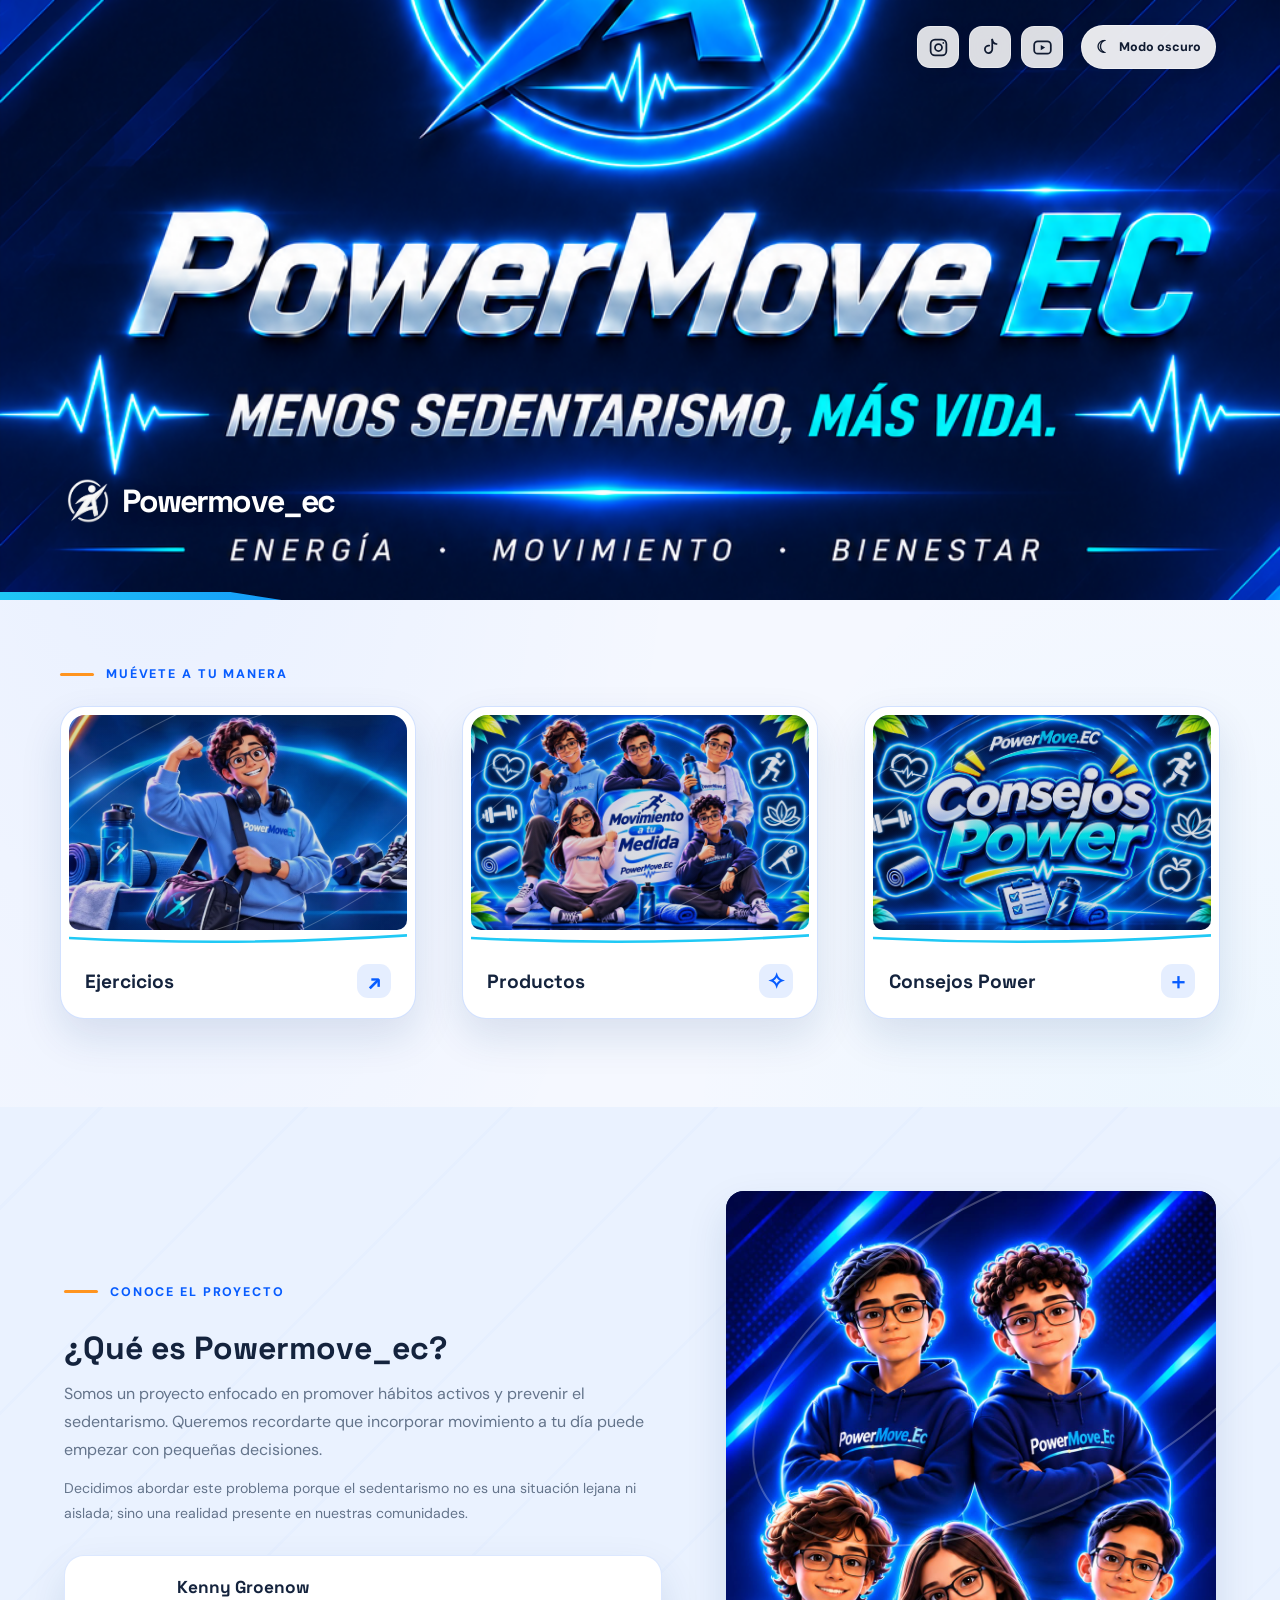
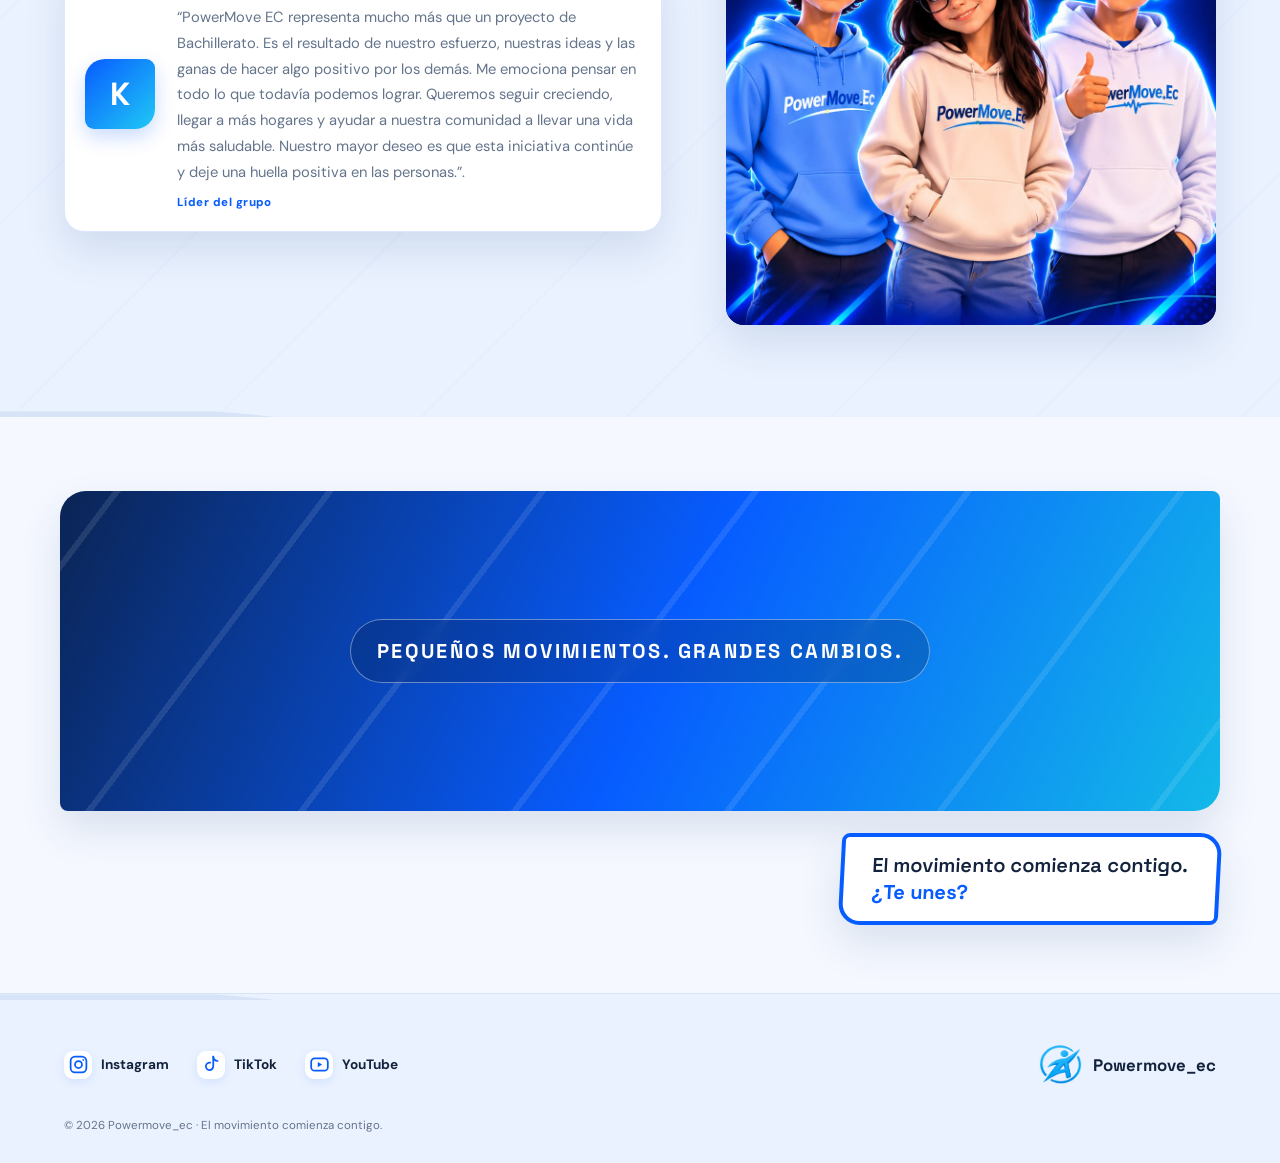
<file: index.html>
<!DOCTYPE html>
<html lang="es">
<head>
  <meta charset="UTF-8">
  <meta name="viewport" content="width=device-width, initial-scale=1.0">
  <meta name="theme-color" content="#075CFF">
  <meta name="description" content="Powermove_ec: un proyecto para prevenir el sedentarismo a través del movimiento.">
  <title>Powermove_ec | El movimiento comienza contigo</title>
  <link rel="stylesheet" href="css/styles.css">
  <script src="js/script.js" defer></script>
</head>

<body>

  <header class="site-header angled-divider">

    <!--Header-->
    <picture class="header-banner" aria-label="Equipo PowerMoveEC">
      <source media="(max-width: 760px)" srcset="images/header-mobile.png">
      <img src="images/header.png" alt="header">
    </picture>

    <!--Icons and others-->
    <div class="header-tools">

      <!--Icons-->
      <nav class="social-icons" aria-label="Redes sociales">
        <a class="social-icon" href="https://www.instagram.com/power.move_ec/?hl=es" target="_blank" rel="noopener noreferrer" aria-label="Instagram">
          <svg viewBox="0 0 24 24" aria-hidden="true"><rect x="3" y="3" width="18" height="18" rx="5"/><circle cx="12" cy="12" r="4"/><circle class="solid" cx="17.5" cy="6.8" r="1"/></svg>
        </a>
        <a class="social-icon social-tiktok" href="https://www.tiktok.com/@power.move_ec?lang=es" target="_blank" rel="noopener noreferrer" aria-label="TikTok">
          <svg viewBox="0 0 24 24" aria-hidden="true"><path d="M14 3v11.1a4.2 4.2 0 1 1-3.5-4.14"/><path d="M14 3c.4 3 2.2 4.8 5 5"/></svg>
        </a>
        <a class="social-icon" href="https://www.youtube.com/@Power.Move_EC" target="_blank" rel="noopener noreferrer" aria-label="YouTube">
          <svg viewBox="0 0 24 24" aria-hidden="true"><rect x="2.5" y="5" width="19" height="14" rx="4"/><path class="solid" d="m10 9 5 3-5 3z"/></svg>
        </a>
      </nav>

      <!--Clear & dark-->
      <button class="theme-toggle" type="button" aria-label="Activar modo oscuro" aria-pressed="false">
        <span class="theme-icon" aria-hidden="true">☾</span><span class="theme-label">Modo oscuro</span>
      </button>

    </div>

    <!--Brand-->
    <a class="brand-lockup" href="index.html" aria-label="Powermove_ec, inicio">
      <img class="brand-mark mode-lightl" src="images/logo.png" alt="Logo">
      <img class="brand-mark mode-darkl" src="images/logo.png" alt="Logo">
      <span class="brand-name">Powermove<span>_ec</span></span>
    </a>
    
  </header>

  <main>
    <section class="category-section section-shell" aria-label="Explora Powermove">
      <div class="section-kicker"><span class="kicker-line"></span> Muévete a tu manera</div>
      <div class="category-grid">

        <a class="category-card" href="pages/ejercicios.html">
          <span class="category-image category-art art-exercises" aria-hidden="true"></span>
          <svg class="card-divider" viewBox="0 0 500 30" preserveAspectRatio="none">
            <path d="M0 12 Q250 25 500 8" />
          </svg>

          <span class="category-caption"><strong>Ejercicios</strong><span class="category-symbol" aria-hidden="true">↗</span></span>
        </a>

        <a class="category-card" href="pages/productos.html">
          <span class="category-image category-art art-products" aria-hidden="true"></span>
          <svg class="card-divider" viewBox="0 0 500 30" preserveAspectRatio="none">
            <path d="M0 12 Q250 25 500 8" />
          </svg>
          
          <span class="category-caption"><strong>Productos</strong><span class="category-symbol" aria-hidden="true">✧</span></span>
        </a>

        <a class="category-card" href="pages/extras.html">
          <span class="category-image category-art art-tips" aria-hidden="true"></span>
          <svg class="card-divider" viewBox="0 0 500 30" preserveAspectRatio="none">
            <path d="M0 12 Q250 25 500 8" />
          </svg>
          
          <span class="category-caption"><strong>Consejos Power</strong><span class="category-symbol" aria-hidden="true">＋</span></span>
        </a>
        
      </div>
    </section>

    <section class="about-section section-shell angled-divider" id="proyecto">
      <div class="about-copy">
        <div class="section-kicker"><span class="kicker-line"></span> Conoce el proyecto</div>
        <div class="description-block">
          <h2>¿Qué es Powermove_ec?</h2>
          <p>Somos un proyecto enfocado en promover hábitos activos y prevenir el sedentarismo. Queremos recordarte que incorporar movimiento a tu día puede empezar con pequeñas decisiones.</p>
          <p class="editable-note">Decidimos abordar este problema porque el sedentarismo no es una situación lejana ni aislada; sino una realidad presente en nuestras comunidades.</p>
        </div>
        <div class="ceo-block">
          <div class="ceo-monogram" aria-label="Inicial K">K</div>
          <div>
            <h3>Kenny Groenow</h3>
            <p>“PowerMove EC representa mucho más que un proyecto de Bachillerato. Es el resultado de nuestro esfuerzo, nuestras ideas y las ganas de hacer algo positivo por los demás. Me emociona pensar en todo lo que todavía podemos lograr. Queremos seguir creciendo, llegar a más hogares y ayudar a nuestra comunidad a llevar una vida más saludable. Nuestro mayor deseo es que esta iniciativa continúe y deje una huella positiva en las personas.”.</p>
            <span class="ceo-signature">Líder del grupo</span>
          </div>
        </div>
      </div>

      <div class="about-image about-art">
        <img src="images/about.png"
          alt="Los cinco integrantes de PowerMoveEC">
      </div>

    </section>

    <section class="feature-section section-shell">
      <div class="feature-image feature-art" role="img" aria-label="Fondo gráfico azul con formas dinámicas que representan movimiento">
        <span>PEQUEÑOS MOVIMIENTOS. GRANDES CAMBIOS.</span>
      </div>
      <div class="cta-row"><p>El movimiento comienza contigo.<br><strong>¿Te unes?</strong></p></div>
    </section>
  </main>


  <footer class="site-footer angled-divider">

    <div class="footer-socials">
        <a href="https://www.instagram.com/power.move_ec/?hl=es" target="_blank" rel="noopener noreferrer">
            <span class="footer-social-icon">
                <svg viewBox="0 0 24 24" aria-hidden="true">
                    <rect x="3" y="3" width="18" height="18" rx="5"/>
                    <circle cx="12" cy="12" r="4"/>
                    <circle class="solid" cx="17.5" cy="6.8" r="1"/>
                </svg>
            </span>
            <span>Instagram</span>
        </a>

        <a href="https://www.tiktok.com/@power.move_ec?lang=es" target="_blank" rel="noopener noreferrer">
            <span class="footer-social-icon">
                <svg viewBox="0 0 24 24" aria-hidden="true">
                    <path d="M14 3v11.1a4.2 4.2 0 1 1-3.5-4.14"/>
                    <path d="M14 3c.4 3 2.2 4.8 5 5"/>
                </svg>
            </span>
            <span>TikTok</span>
        </a>

        <a href="https://www.youtube.com/@Power.Move_EC" target="_blank" rel="noopener noreferrer">
            <span class="footer-social-icon">
                <svg viewBox="0 0 24 24" aria-hidden="true">
                    <rect x="2.5" y="5" width="19" height="14" rx="4"/>
                    <path class="solid" d="m10 9 5 3-5 3z"/>
                </svg>
            </span>
            <span>YouTube</span>
        </a>
    </div>

    <a class="footer-brand" href="index.html">
        <img class="footer-logo image-placeholder mode-darkl"
             src="images/logo-dark.png" alt="PowerMoveEC">
        <img class="footer-logo image-placeholder mode-lightl"
             src="images/logo.png" alt="">
        <strong>Powermove_ec</strong>
    </a>

    <p class="copyright">
        © <span data-year></span> Powermove_ec · El movimiento comienza contigo.
    </p>

</footer>
</body>
</html>
</file>
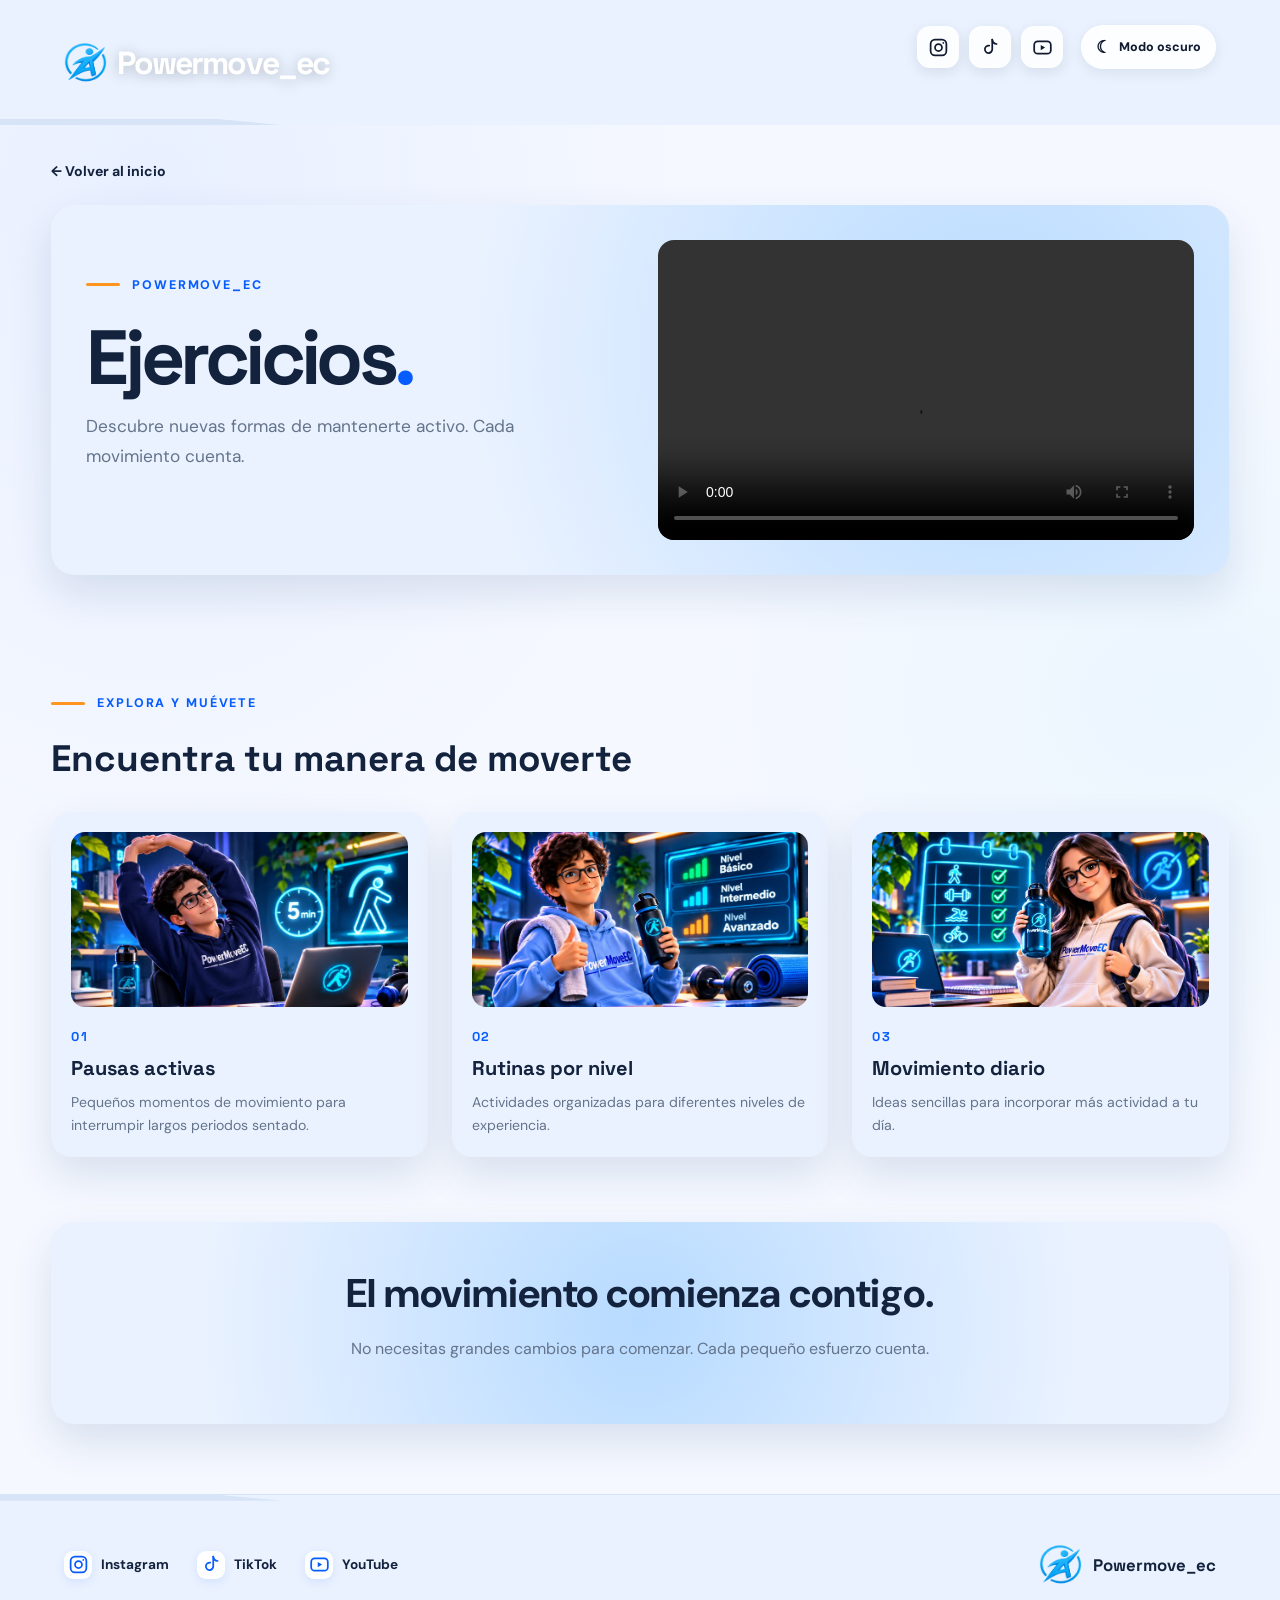
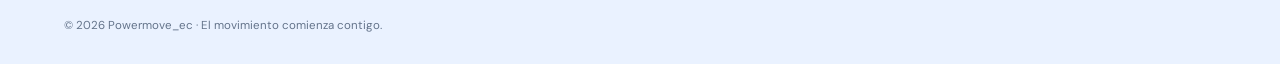
<file: pages/ejercicios.html>
<!DOCTYPE html>
<html lang="es">
<head>
  <meta charset="UTF-8"><meta name="viewport" content="width=device-width, initial-scale=1.0">
  <meta name="theme-color" content="#075CFF">
  <title>Ejercicios | Powermove_ec</title>
  <link rel="stylesheet" href="../css/styles.css"><script src="../js/script.js" defer></script>
  <link rel="stylesheet" href="../css/styles2.css">
</head>

<body class="inner-page">

  <header class="inner-header angled-divider">
    
    <a class="brand-lockup" href="../index.html"><img class="footer-logo image-placeholder mode-darkl" src="../images/logo-dark.png" alt="PowerMoveEC"><img class="footer-logo image-placeholder mode-lightl" src="../images/logo.png" alt=""></img><span class="brand-name">Powermove<span>_ec</span></span></a>

    <div class="header-tools">

      <nav class="social-icons" aria-label="Redes sociales">

        <a class="social-icon" href="https://www.instagram.com/power.move_ec/?hl=es" target="_blank" rel="noopener noreferrer" aria-label="Instagram">
          <svg viewBox="0 0 24 24" aria-hidden="true"><rect x="3" y="3" width="18" height="18" rx="5"/><circle cx="12" cy="12" r="4"/><circle class="solid" cx="17.5" cy="6.8" r="1"/></svg>
        </a>
        <a class="social-icon" href="https://www.tiktok.com/@power.move_ec?lang=es" target="_blank" rel="noopener noreferrer" aria-label="TikTok">
          <svg viewBox="0 0 24 24" aria-hidden="true"><path d="M14 3v11.1a4.2 4.2 0 1 1-3.5-4.14"/><path d="M14 3c.4 3 2.2 4.8 5 5"/></svg>
        </a>
        <a class="social-icon" href="https://www.youtube.com/@Power.Move_EC" target="_blank" rel="noopener noreferrer" aria-label="YouTube">
          <svg viewBox="0 0 24 24" aria-hidden="true"><rect x="2.5" y="5" width="19" height="14" rx="4"/><path class="solid" d="m10 9 5 3-5 3z"/></svg>
        </a>

      </nav>

      <button class="theme-toggle" type="button" aria-label="Activar modo oscuro" aria-pressed="false"><span class="theme-icon">☾</span><span class="theme-label">Modo oscuro</span></button>

    </div>

  </header>

  <main class="inner-main section-shell">

    <a class="back-link" href="../index.html">
      ← Volver al inicio
    </a>
  
    <!-- HERO -->
    <section class="inner-hero">
      <div class="inner-hero-copy">
        <div class="section-kicker">
          <span class="kicker-line"></span>
          POWERMOVE_EC
        </div>
  
        <h1>Ejercicios<span class="title-dot">.</span></h1>
  
        <p class="inner-subtitle">
          Descubre nuevas formas de mantenerte activo.
          Cada movimiento cuenta.
        </p>
      </div>

      <div class="video-container">
        <video class="scroll-video" controls playsinline loop>
          <source src="../videos/baile.mp4" type="video/mp4">
          Tu navegador no admite videos HTML5.
        </video>
      </div>

    </section>
  
    <!-- CATEGORÍAS -->
    <section class="inner-content">
  
      <div class="section-kicker">
        <span class="kicker-line"></span>
        EXPLORA Y MUÉVETE
      </div>
  
      <h2>Encuentra tu manera de moverte</h2>
  
      <div class="content-placeholder-grid">
  
        <article class="content-placeholder exercise-card">
          <img src="../images/pausas.png"
               alt="Pausas activas">
  
          <span>01</span>
          <h3>Pausas activas</h3>
          <p>Pequeños momentos de movimiento
             para interrumpir largos periodos sentado.</p>
        </article>
  
        <article class="content-placeholder exercise-card">
          <img src="../images/rutinas.png"
               alt="Rutinas de ejercicio">
  
          <span>02</span>
          <h3>Rutinas por nivel</h3>
          <p>Actividades organizadas para diferentes
             niveles de experiencia.</p>
        </article>
  
        <article class="content-placeholder exercise-card">
          <img src="../images/movimiento.png"
               alt="Movimiento cotidiano">
  
          <span>03</span>
          <h3>Movimiento diario</h3>
          <p>Ideas sencillas para incorporar
             más actividad a tu día.</p>
        </article>
  
      </div>
    </section>
  
    <!-- RECOMENDACIÓN -->
    <section class="movement-cta">
      <h2>El movimiento comienza contigo.</h2>
      <p>No necesitas grandes cambios para comenzar.
         Cada pequeño esfuerzo cuenta.</p>
    </section>
  
  </main>

  <footer class="site-footer angled-divider">

    <div class="footer-socials">
      <a href="https://www.instagram.com/power.move_ec/?hl=es" target="_blank" rel="noopener noreferrer"><span class="footer-social-icon">
        <svg viewBox="0 0 24 24" aria-hidden="true"><rect x="3" y="3" width="18" height="18" rx="5"/><circle cx="12" cy="12" r="4"/><circle class="solid" cx="17.5" cy="6.8" r="1"/></svg>
      </span><span>Instagram</span></a>
      <a href="https://www.tiktok.com/@power.move_ec?lang=es" target="_blank" rel="noopener noreferrer"><span class="footer-social-icon">
        <svg viewBox="0 0 24 24" aria-hidden="true"><path d="M14 3v11.1a4.2 4.2 0 1 1-3.5-4.14"/><path d="M14 3c.4 3 2.2 4.8 5 5"/></svg>
      </span><span>TikTok</span></a>
      <a href="https://www.youtube.com/@Power.Move_EC" target="_blank" rel="noopener noreferrer"><span class="footer-social-icon">
        <svg viewBox="0 0 24 24" aria-hidden="true"><rect x="2.5" y="5" width="19" height="14" rx="4"/><path class="solid" d="m10 9 5 3-5 3z"/></svg>
      </span><span>YouTube</span></a>
    </div>
    
    <a class="footer-brand" href="index.html">
      <img class="footer-logo image-placeholder mode-darkl"
           src="../images/logo-dark.png" alt="PowerMoveEC">
      <img class="footer-logo image-placeholder mode-lightl"
           src="../images/logo.png" alt="">
      <strong>Powermove_ec</strong>
    </a>
    
    <p class="copyright">© <span data-year></span> Powermove_ec · El movimiento comienza contigo.</p>
  </footer>
</body></html>
</file>
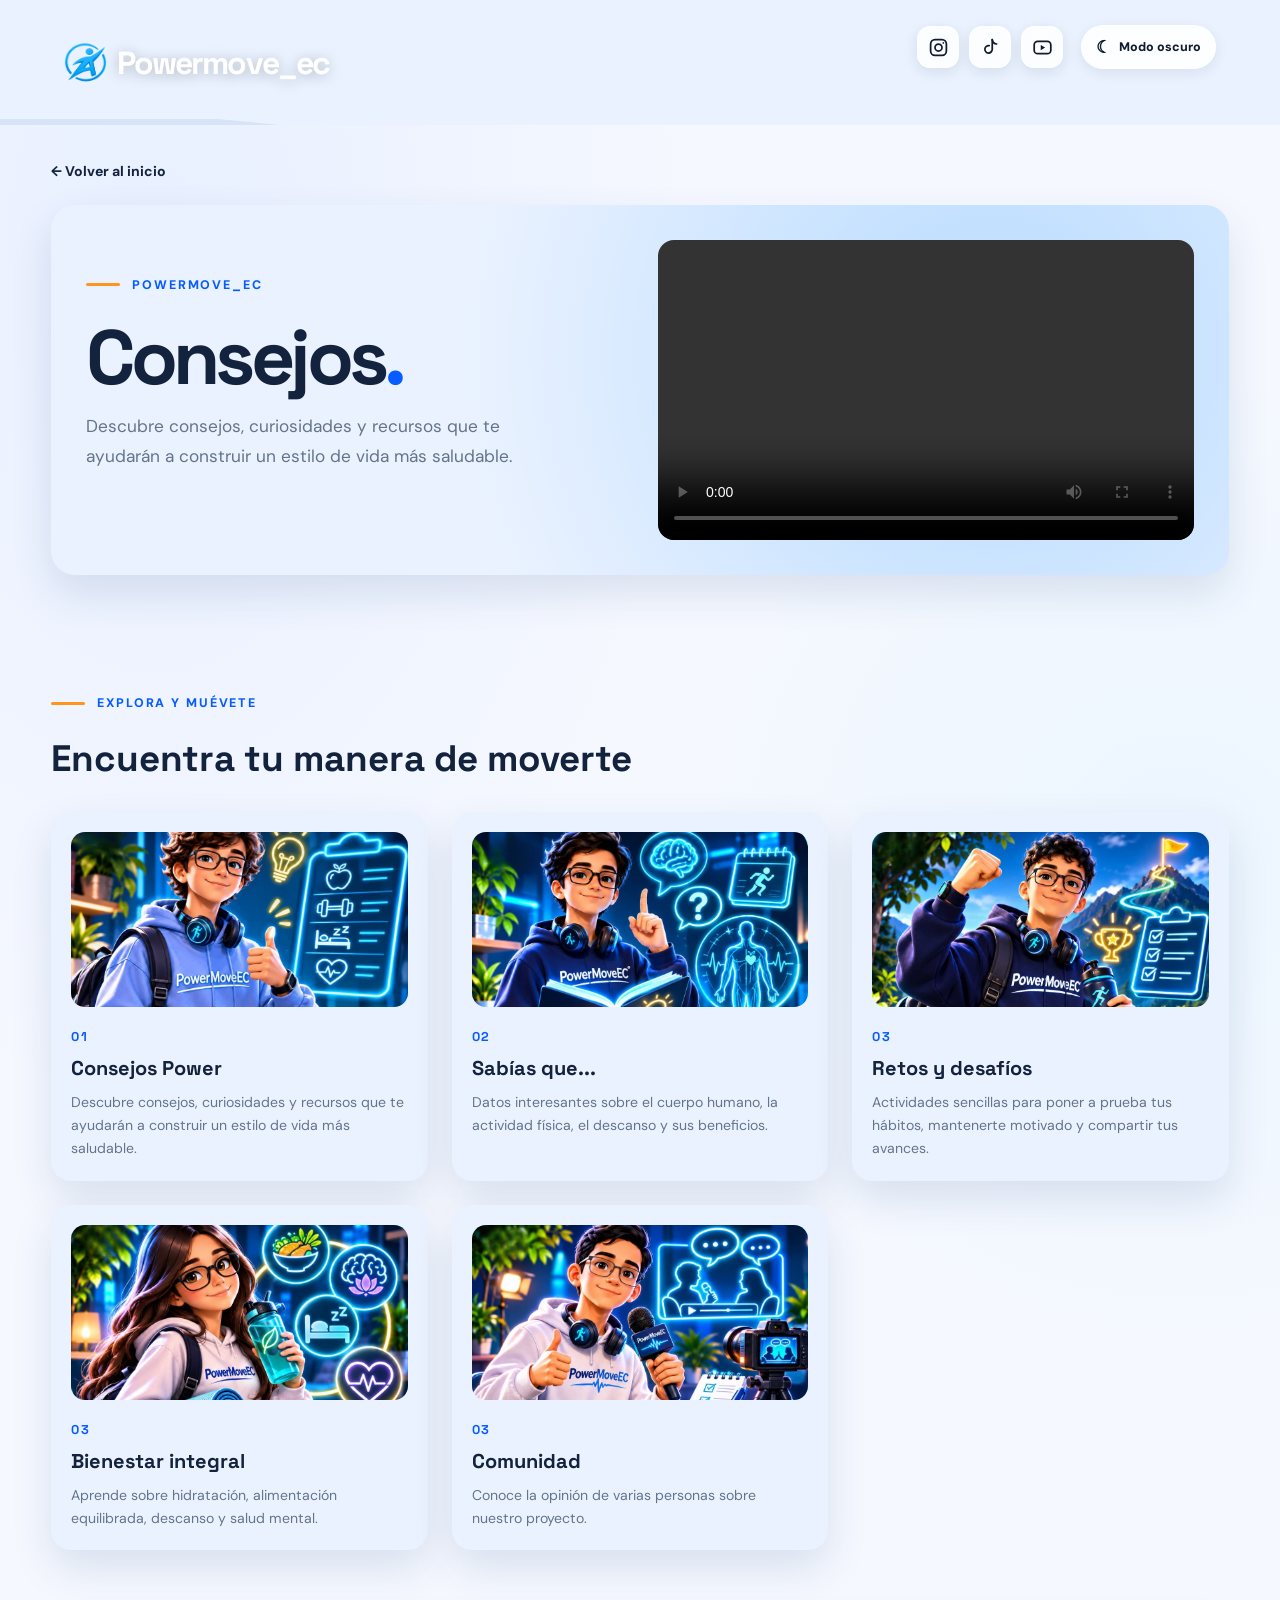
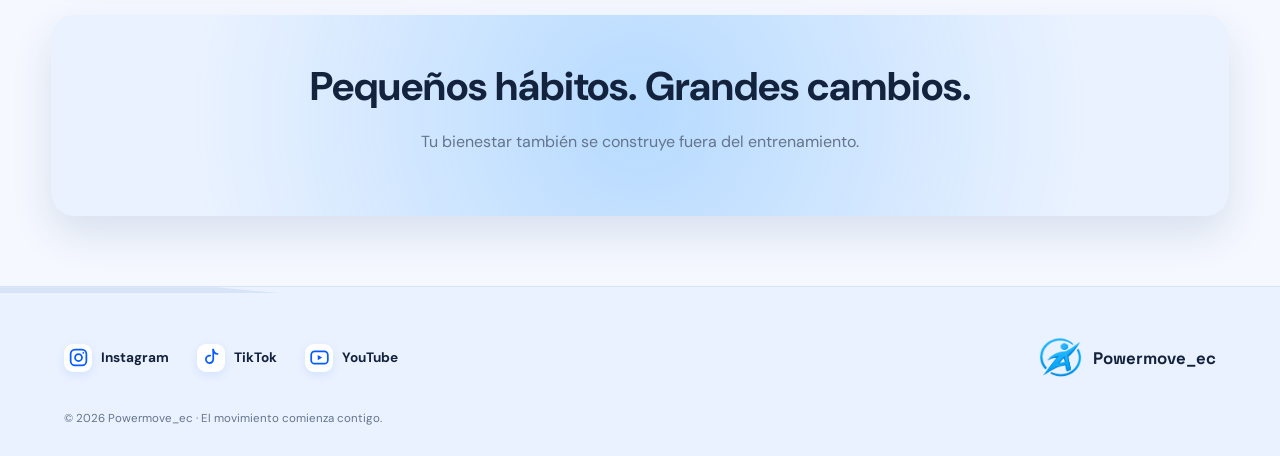
<file: pages/extras.html>
<!DOCTYPE html>
<html lang="es">
<head>
  <meta charset="UTF-8"><meta name="viewport" content="width=device-width, initial-scale=1.0">
  <meta name="theme-color" content="#075CFF">
  <title>Consejos | Powermove_ec</title>
  <link rel="stylesheet" href="../css/styles.css"><script src="../js/script.js" defer></script>
  <link rel="stylesheet" href="../css/styles2.css">
</head>

<body class="inner-page">

  <header class="inner-header angled-divider">
    
    <a class="brand-lockup" href="../index.html"><img class="footer-logo image-placeholder mode-darkl" src="../images/logo-dark.png" alt="PowerMoveEC"><img class="footer-logo image-placeholder mode-lightl" src="../images/logo.png" alt=""></img><span class="brand-name">Powermove<span>_ec</span></span></a>

    <div class="header-tools">

      <nav class="social-icons" aria-label="Redes sociales">

        <a class="social-icon" href="https://www.instagram.com/power.move_ec/?hl=es" target="_blank" rel="noopener noreferrer" aria-label="Instagram">
          <svg viewBox="0 0 24 24" aria-hidden="true"><rect x="3" y="3" width="18" height="18" rx="5"/><circle cx="12" cy="12" r="4"/><circle class="solid" cx="17.5" cy="6.8" r="1"/></svg>
        </a>
        <a class="social-icon" href="https://www.tiktok.com/@power.move_ec?lang=es" target="_blank" rel="noopener noreferrer" aria-label="TikTok">
          <svg viewBox="0 0 24 24" aria-hidden="true"><path d="M14 3v11.1a4.2 4.2 0 1 1-3.5-4.14"/><path d="M14 3c.4 3 2.2 4.8 5 5"/></svg>
        </a>
        <a class="social-icon" href="https://www.youtube.com/@Power.Move_EC" target="_blank" rel="noopener noreferrer" aria-label="YouTube">
          <svg viewBox="0 0 24 24" aria-hidden="true"><rect x="2.5" y="5" width="19" height="14" rx="4"/><path class="solid" d="m10 9 5 3-5 3z"/></svg>
        </a>

      </nav>

      <button class="theme-toggle" type="button" aria-label="Activar modo oscuro" aria-pressed="false"><span class="theme-icon">☾</span><span class="theme-label">Modo oscuro</span></button>

    </div>

  </header>

  <main class="inner-main section-shell">

    <a class="back-link" href="../index.html">
      ← Volver al inicio
    </a>
  
    <!-- HERO -->
    <section class="inner-hero">
      <div class="inner-hero-copy">
        <div class="section-kicker">
          <span class="kicker-line"></span>
          POWERMOVE_EC
        </div>
  
        <h1>Consejos<span class="title-dot">.</span></h1>
  
        <p class="inner-subtitle">
          Descubre consejos, curiosidades y recursos que te ayudarán a construir un estilo de vida más saludable.
        </p>
      </div>

      <div class="video-container">
        <video class="scroll-video" controls playsinline loop>
          <source src="../videos/potencial.mp4" type="video/mp4">
          Tu navegador no admite videos HTML5.
        </video>
      </div>

    </section>
  
    <!-- CATEGORÍAS -->
    <section class="inner-content">
  
      <div class="section-kicker">
        <span class="kicker-line"></span>
        EXPLORA Y MUÉVETE
      </div>
  
      <h2>Encuentra tu manera de moverte</h2>
  
      <div class="content-placeholder-grid">
  
        <article class="content-placeholder exercise-card">
          <img src="../images/consejos.png"
               alt="Pausas activas">
  
          <span>01</span>
          <h3>Consejos Power</h3>
          <p>Descubre consejos, curiosidades y recursos que te ayudarán a construir un estilo de vida más saludable.</p>
        </article>
  
        <article class="content-placeholder exercise-card">
          <img src="../images/sabiasque.png"
               alt="Rutinas de ejercicio">
  
          <span>02</span>
          <h3>Sabías que...</h3>
          <p>Datos interesantes sobre el cuerpo humano, la actividad física, el descanso y sus beneficios.</p>
        </article>
  
        <article class="content-placeholder exercise-card">
          <img src="../images/retos.png"
               alt="Movimiento cotidiano">
  
          <span>03</span>
          <h3>Retos y desafíos</h3>
          <p>Actividades sencillas para poner a prueba tus hábitos, mantenerte motivado y compartir tus avances.</p>
        </article>

        <article class="content-placeholder exercise-card">
          <img src="../images/bienestar.png"
               alt="Movimiento cotidiano">
  
          <span>03</span>
          <h3>Bienestar integral</h3>
          <p>Aprende sobre hidratación, alimentación equilibrada, descanso y salud mental.</p>
        </article>

        <article class="content-placeholder exercise-card">
          <img src="../images/comunidad.png"
               alt="Movimiento cotidiano">
  
          <span>03</span>
          <h3>Comunidad</h3>
          <p>Conoce la opinión de varias personas sobre nuestro proyecto.</p>
        </article>
  
      </div>
    </section>
  
    <!-- RECOMENDACIÓN -->
    <section class="movement-cta">
      <h2>Pequeños hábitos. Grandes cambios.</h2>
      <p>Tu bienestar también se construye fuera del entrenamiento.</p>
    </section>
  
  </main>

  <footer class="site-footer angled-divider">

    <div class="footer-socials">
      <a href="https://www.instagram.com/power.move_ec/?hl=es" target="_blank" rel="noopener noreferrer"><span class="footer-social-icon">
        <svg viewBox="0 0 24 24" aria-hidden="true"><rect x="3" y="3" width="18" height="18" rx="5"/><circle cx="12" cy="12" r="4"/><circle class="solid" cx="17.5" cy="6.8" r="1"/></svg>
      </span><span>Instagram</span></a>
      <a href="https://www.tiktok.com/@power.move_ec?lang=es" target="_blank" rel="noopener noreferrer"><span class="footer-social-icon">
        <svg viewBox="0 0 24 24" aria-hidden="true"><path d="M14 3v11.1a4.2 4.2 0 1 1-3.5-4.14"/><path d="M14 3c.4 3 2.2 4.8 5 5"/></svg>
      </span><span>TikTok</span></a>
      <a href="https://www.youtube.com/@Power.Move_EC" target="_blank" rel="noopener noreferrer"><span class="footer-social-icon">
        <svg viewBox="0 0 24 24" aria-hidden="true"><rect x="2.5" y="5" width="19" height="14" rx="4"/><path class="solid" d="m10 9 5 3-5 3z"/></svg>
      </span><span>YouTube</span></a>
    </div>
    
    <a class="footer-brand" href="index.html">
      <img class="footer-logo image-placeholder mode-darkl"
           src="../images/logo-dark.png" alt="PowerMoveEC">
      <img class="footer-logo image-placeholder mode-lightl"
           src="../images/logo.png" alt="">
      <strong>Powermove_ec</strong>
    </a>
    
    <p class="copyright">© <span data-year></span> Powermove_ec · El movimiento comienza contigo.</p>
  </footer>
</body></html>
</file>
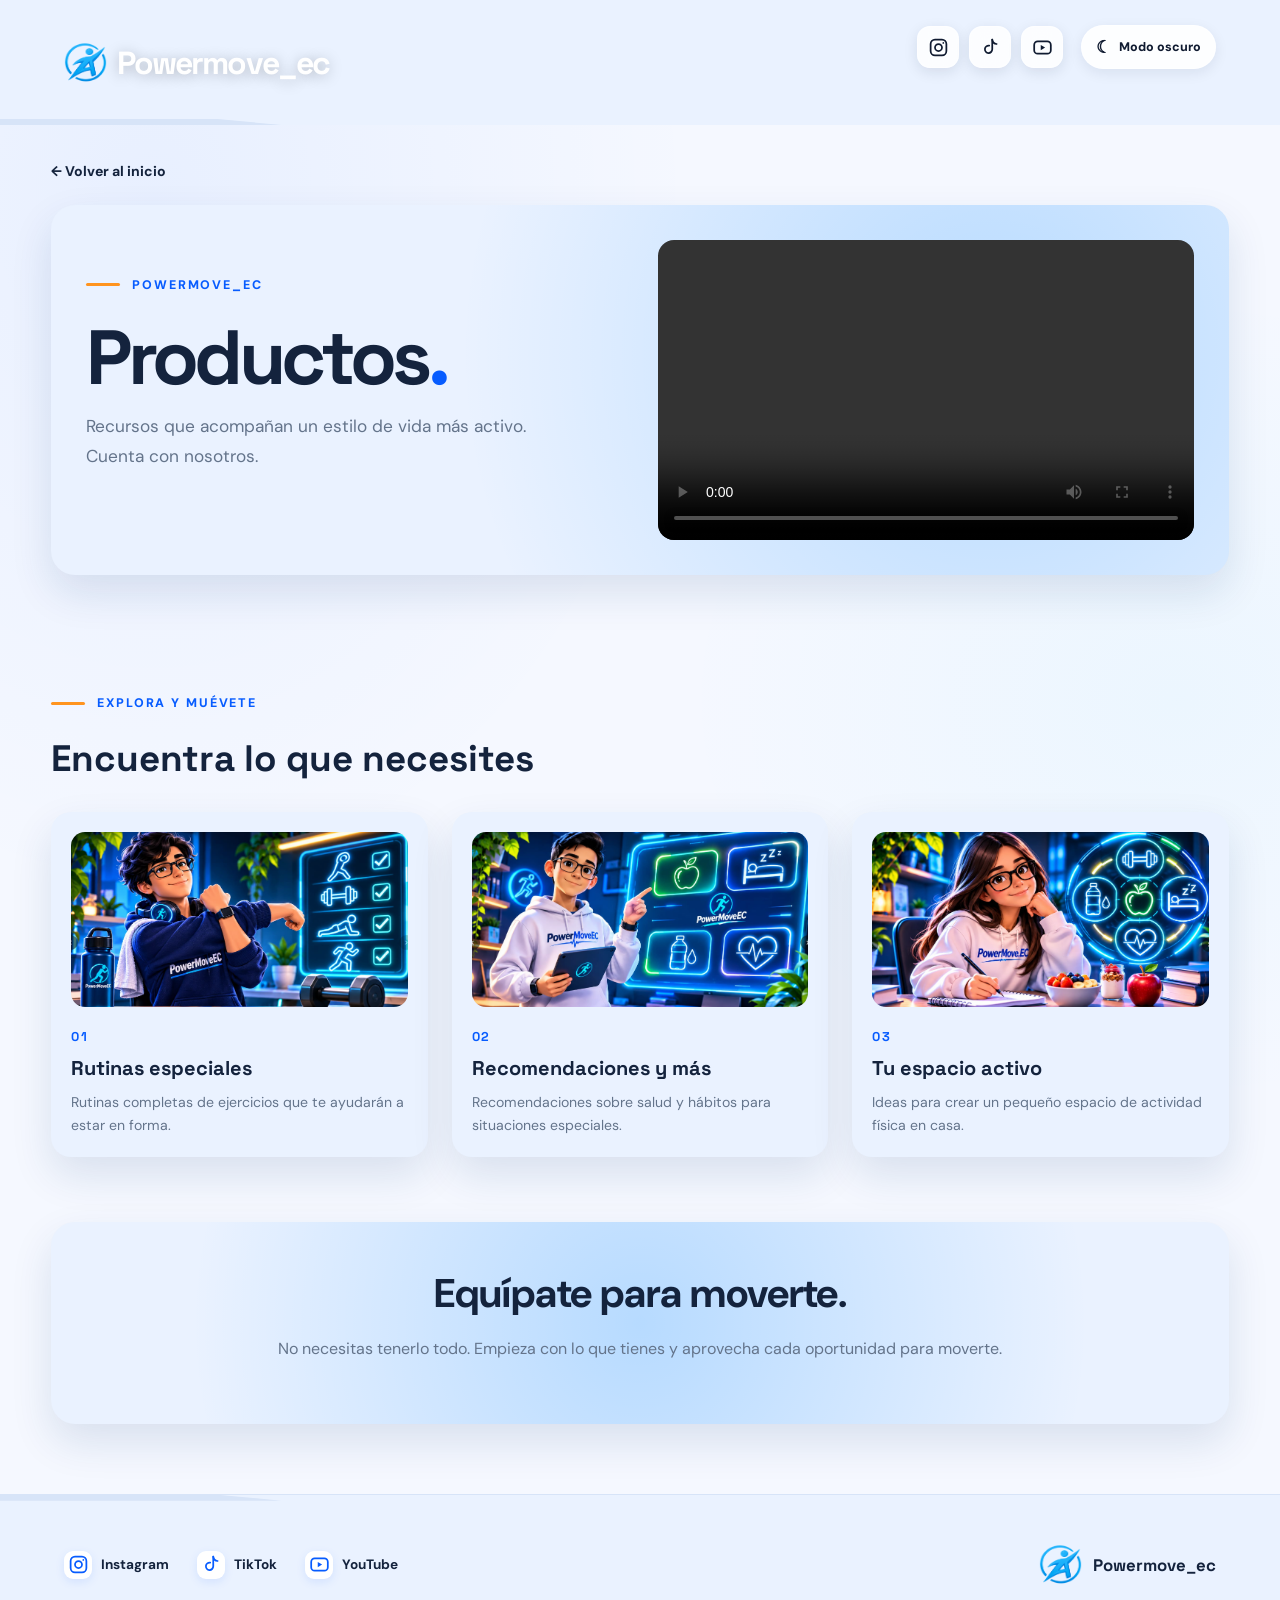
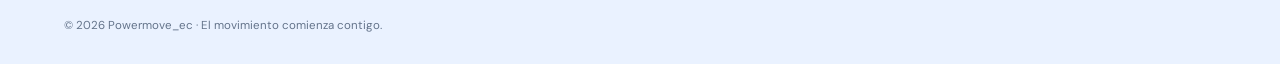
<file: pages/productos.html>
<!DOCTYPE html>
<html lang="es">
<head>
  <meta charset="UTF-8"><meta name="viewport" content="width=device-width, initial-scale=1.0">
  <meta name="theme-color" content="#075CFF">
  <title>Productos | Powermove_ec</title>
  <link rel="stylesheet" href="../css/styles.css"><script src="../js/script.js" defer></script>
  <link rel="stylesheet" href="../css/styles2.css">
</head>

<body class="inner-page">

  <header class="inner-header angled-divider">
    
    <a class="brand-lockup" href="../index.html"><img class="footer-logo image-placeholder mode-darkl" src="../images/logo-dark.png" alt="PowerMoveEC"><img class="footer-logo image-placeholder mode-lightl" src="../images/logo.png" alt=""></img><span class="brand-name">Powermove<span>_ec</span></span></a>

    <div class="header-tools">

      <nav class="social-icons" aria-label="Redes sociales">

        <a class="social-icon" href="https://www.instagram.com/power.move_ec/?hl=es" target="_blank" rel="noopener noreferrer" aria-label="Instagram">
          <svg viewBox="0 0 24 24" aria-hidden="true"><rect x="3" y="3" width="18" height="18" rx="5"/><circle cx="12" cy="12" r="4"/><circle class="solid" cx="17.5" cy="6.8" r="1"/></svg>
        </a>
        <a class="social-icon" href="https://www.tiktok.com/@power.move_ec?lang=es" target="_blank" rel="noopener noreferrer" aria-label="TikTok">
          <svg viewBox="0 0 24 24" aria-hidden="true"><path d="M14 3v11.1a4.2 4.2 0 1 1-3.5-4.14"/><path d="M14 3c.4 3 2.2 4.8 5 5"/></svg>
        </a>
        <a class="social-icon" href="https://www.youtube.com/@Power.Move_EC" target="_blank" rel="noopener noreferrer" aria-label="YouTube">
          <svg viewBox="0 0 24 24" aria-hidden="true"><rect x="2.5" y="5" width="19" height="14" rx="4"/><path class="solid" d="m10 9 5 3-5 3z"/></svg>
        </a>

      </nav>

      <button class="theme-toggle" type="button" aria-label="Activar modo oscuro" aria-pressed="false"><span class="theme-icon">☾</span><span class="theme-label">Modo oscuro</span></button>

    </div>

  </header>

  <main class="inner-main section-shell">

    <a class="back-link" href="../index.html">
      ← Volver al inicio
    </a>
  
    <!-- HERO -->
    <section class="inner-hero">
      <div class="inner-hero-copy">
        <div class="section-kicker">
          <span class="kicker-line"></span>
          POWERMOVE_EC
        </div>
  
        <h1>Productos<span class="title-dot">.</span></h1>
  
        <p class="inner-subtitle">
          Recursos que acompañan un estilo de vida más activo.
          Cuenta con nosotros.
        </p>
      </div>

      <div class="video-container">
        <video class="scroll-video" controls playsinline loop>
          <source src="../videos/song.mp4" type="video/mp4">
          Tu navegador no admite videos HTML5.
        </video>
      </div>

    </section>
  
    <!-- CATEGORÍAS -->
    <section class="inner-content">
  
      <div class="section-kicker">
        <span class="kicker-line"></span>
        EXPLORA Y MUÉVETE
      </div>
  
      <h2>Encuentra lo que necesites</h2>
  
      <div class="content-placeholder-grid">
  
        <article class="content-placeholder exercise-card">
          <img src="../images/rutinasespeciales.png"
               alt="Pausas activas">
  
          <span>01</span>
          <h3>Rutinas especiales</h3>
          <p>Rutinas completas de ejercicios
             que te ayudarán a estar en forma.</p>
        </article>
  
        <article class="content-placeholder exercise-card">
          <img src="../images/recomendaciones.png"
               alt="Rutinas de ejercicio">
  
          <span>02</span>
          <h3>Recomendaciones y más</h3>
          <p>Recomendaciones sobre salud y hábitos
             para situaciones especiales.</p>
        </article>
  
        <article class="content-placeholder exercise-card">
          <img src="../images/espacio.png"
               alt="Movimiento cotidiano">
  
          <span>03</span>
          <h3>Tu espacio activo</h3>
          <p>Ideas para crear un pequeño espacio
            de actividad física en casa.</p>
        </article>
  
      </div>
    </section>
  
    <!-- RECOMENDACIÓN -->
    <section class="movement-cta">
      <h2>Equípate para moverte.</h2>
      <p>No necesitas tenerlo todo. Empieza con lo que tienes
        y aprovecha cada oportunidad para moverte.</p>
    </section>
  
  </main>

  <footer class="site-footer angled-divider">

    <div class="footer-socials">
      <a href="https://www.instagram.com/power.move_ec/?hl=es" target="_blank" rel="noopener noreferrer"><span class="footer-social-icon">
        <svg viewBox="0 0 24 24" aria-hidden="true"><rect x="3" y="3" width="18" height="18" rx="5"/><circle cx="12" cy="12" r="4"/><circle class="solid" cx="17.5" cy="6.8" r="1"/></svg>
      </span><span>Instagram</span></a>
      <a href="https://www.tiktok.com/@power.move_ec?lang=es" target="_blank" rel="noopener noreferrer"><span class="footer-social-icon">
        <svg viewBox="0 0 24 24" aria-hidden="true"><path d="M14 3v11.1a4.2 4.2 0 1 1-3.5-4.14"/><path d="M14 3c.4 3 2.2 4.8 5 5"/></svg>
      </span><span>TikTok</span></a>
      <a href="https://www.youtube.com/@Power.Move_EC" target="_blank" rel="noopener noreferrer"><span class="footer-social-icon">
        <svg viewBox="0 0 24 24" aria-hidden="true"><rect x="2.5" y="5" width="19" height="14" rx="4"/><path class="solid" d="m10 9 5 3-5 3z"/></svg>
      </span><span>YouTube</span></a>
    </div>
    
    <a class="footer-brand" href="index.html">
      <img class="footer-logo image-placeholder mode-darkl"
           src="../images/logo-dark.png" alt="PowerMoveEC">
      <img class="footer-logo image-placeholder mode-lightl"
           src="../images/logo.png" alt="">
      <strong>Powermove_ec</strong>
    </a>
    
    <p class="copyright">© <span data-year></span> Powermove_ec · El movimiento comienza contigo.</p>
  </footer>
</body></html>
</file>
<file: css/styles.css>
@import url('https://fonts.googleapis.com/css2?family=DM+Sans:wght@400;500;600;700;800&family=Space+Grotesk:wght@500;600;700&display=swap');

:root {
  color-scheme: light;
  --blue: #075CFF;
  --cyan: #00B9ED;
  --orange: #FF8A00;
  --white: #FFFFFF;
  --navy: #101B31;
  --ink: #17243A;
  --muted: #66748B;
  --surface: #F4F8FF;
  --line: #17243A;
  --shadow: 0 16px 38px rgba(16, 45, 95, .12);
  --page-bg: #FFFFFF;
  --card-bg: #FFFFFF;
}
:root[data-theme="dark"] {
  color-scheme: dark;
  --ink: #F4F7FF;
  --muted: #B8C5D9;
  --surface: #14223B;
  --line: #E7F0FF;
  --page-bg: #101B31;
  --card-bg: #172844;
  --shadow: 0 16px 38px rgba(0, 0, 0, .25);
}
* { box-sizing: border-box; }
html { scroll-behavior: smooth; }
body { margin: 0; background: var(--page-bg); color: var(--ink); font-family: "DM Sans", sans-serif; transition: background .25s, color .25s; }
a { color: inherit; text-decoration: none; }
button { font: inherit; }
.site-header { position: relative; min-height: 390px; padding: 26px clamp(22px, 5vw, 76px) 58px; overflow: hidden; isolation: isolate; }
.header-banner { position: absolute; z-index: -2; inset: 0 0 0; min-height: 100%; }
.image-placeholder { display: flex; align-items: center; justify-content: center; flex-direction: column; gap: 9px; color: #52709B; background: linear-gradient(135deg, rgba(7,92,255,.09), rgba(0,185,237,.13) 55%, rgba(255,138,0,.10)); border: 1px dashed rgba(7,92,255,.45); font-size: .82rem; font-weight: 700; letter-spacing: .04em; text-align: center; }
.banner-placeholder { background: linear-gradient(115deg, #EAF2FF 0%, #D8F6FF 48%, #F4F8FF 100%); }
:root[data-theme="dark"] .banner-placeholder { background: linear-gradient(115deg, #142B55, #153A55 48%, #172844); color: #C5D9FF; }
.placeholder-symbol { font-size: 2.3rem; line-height: 1; color: var(--blue); }

.header-tools { position: absolute; top: 25px; right: clamp(22px, 5vw, 76px); display: flex; align-items: center; gap: 18px; z-index: 3; }
.social-icons { display: flex; align-items: center; gap: 10px; }
.social-icon { display: grid; place-items: center; width: 42px; height: 42px; border-radius: 13px; color: var(--navy); background: rgba(255,255,255,.86); box-shadow: 0 4px 14px rgba(16,27,49,.10); transition: transform .2s ease, box-shadow .2s ease, background .2s ease; font-size: 1.4rem; font-weight: 700; }
.social-icon:hover, .social-icon:focus-visible { transform: translateY(-4px); box-shadow: 0 10px 22px rgba(7,92,255,.25); background: #fff; outline: none; }
.social-icon svg { width: 21px; height: 21px; fill: none; stroke: currentColor; stroke-width: 2; stroke-linecap: round; stroke-linejoin: round; }
.social-icon svg .solid { fill: currentColor; stroke: none; }
.theme-toggle { display: inline-flex; align-items: center; gap: 8px; border: 1px solid rgba(16,27,49,.15); border-radius: 999px; padding: 10px 14px; color: var(--navy); background: rgba(255,255,255,.9); cursor: pointer; font-size: .78rem; font-weight: 800; box-shadow: 0 4px 14px rgba(16,27,49,.08); transition: transform .2s, box-shadow .2s; }
.theme-toggle:hover { transform: translateY(-2px); box-shadow: 0 8px 18px rgba(7,92,255,.2); }
.theme-icon { font-size: 1.05rem; }
.brand-lockup { position: absolute; left: clamp(22px, 5vw, 76px); bottom: 75px; display: flex; align-items: center; gap: 12px; z-index: 2; }

.brand-mark {
  width: 48px;
  height: 48px;
  border: none;
  border-radius: 0;
  background: transparent;
  box-shadow: none;
  font-size: 1.35rem;
}

.brand-name { color: #ffffff; font: 700 clamp(1.35rem, 2.5vw, 2rem) "Space Grotesk", sans-serif; letter-spacing: -.06em; }
.brand-name span { color: var(--white); }
.angled-divider { position: relative; }
.site-header::after, .about-section::after, .site-footer::before, .inner-header::after { content: ""; position: absolute; left: 0; right: 0; height: 6px; background: var(--line); pointer-events: none; }
.site-header::after { bottom: 0; clip-path: polygon(0 0, 16% 0, 21% 100%, 100% 100%, 100% 100%, 0 100%); }

.section-shell { width: min(1160px, calc(100% - 48px)); margin-inline: auto; }

.category-section { padding: 58px 0 78px; }
.section-kicker { display: flex; align-items: center; gap: 12px; margin-bottom: 24px; color: var(--blue); font-size: .78rem; font-weight: 800; text-transform: uppercase; letter-spacing: .15em; }
.kicker-line { display: inline-block; width: 34px; height: 3px; border-radius: 3px; background: var(--orange); }
.category-grid { display: grid; grid-template-columns: repeat(3, minmax(0, 1fr)); gap: clamp(18px, 4vw, 46px); }

.category-card { min-width: 0; padding: 9px; border-radius: 25px; border: 4px solid var(--ink); background: var(--card-bg); box-shadow: 0 8px 0 rgba(7,92,255,.08); overflow: hidden; transition: transform .25s ease, box-shadow .25s ease, border-color .25s ease; }

.category-card {
  transition:
    transform .25s ease,
    box-shadow .25s ease,
    border-color .25s ease;
}

.category-card:hover,
.category-card:focus-visible {
  transform: translateY(-9px) rotate(-.5deg);
  border-color: var(--blue);
  box-shadow: 0 20px 28px rgba(7,92,255,.19);
  outline: none;
}

.category-image {
  height: clamp(135px, 18vw, 205px);
  border: 0;
  overflow: hidden;
  background-size: cover;
  background-position: center;
  background-repeat: no-repeat;
}

.category-image {
  height: clamp(135px, 18vw, 205px);
  border: 0;
  overflow: hidden;
  background-size: cover;
  background-position: center;
  background-repeat: no-repeat;
}

.category-image img {
  display: block;
  width: 100%;
  height: 100%;
  object-fit: cover;
  object-position: center;
}

.category-caption { display: flex; align-items: center; justify-content: space-between; gap: 12px; padding: 16px 20px 13px; font: 700 clamp(1rem, 1.5vw, 1.25rem) "Space Grotesk", sans-serif; }
.category-symbol { display: grid; place-items: center; width: 34px; height: 34px; flex: 0 0 34px; border-radius: 11px; color: var(--blue); background: rgba(7,92,255,.1); font-size: 1.35rem; }

.about-section {
  display: grid;
  grid-template-columns: minmax(0, 1.1fr) minmax(0, .9fr);
  gap: clamp(30px, 5vw, 76px);
  align-items: center;
  padding: 68px clamp(24px, 5vw, 76px) 78px;
  width: 100%;
}

.about-copy {
  width: 100%;
  max-width: 680px;
  justify-self: center;
  padding-left: 0;
}

.about-copy .section-kicker { margin-bottom: 28px; }
.description-block h2, .inner-content h2 { margin: 0 0 12px; font: 700 clamp(1.45rem, 2.5vw, 2rem) "Space Grotesk", sans-serif; }
.description-block p, .ceo-block p, .inner-content p { color: var(--muted); line-height: 1.75; margin: 0 0 12px; }
.editable-note { font-size: .88rem; }
.ceo-block { display: grid; grid-template-columns: 74px 1fr; gap: 18px; align-items: center; margin-top: 30px; }
.ceo-monogram { width: 70px; height: 70px; display: grid; place-items: center; border: 4px solid var(--ink); border-radius: 20px 9px 20px 9px; font: 700 2rem "Space Grotesk", sans-serif; background: var(--card-bg); }
.ceo-block h3 { margin: 0 0 7px; font: 700 1.08rem "Space Grotesk", sans-serif; }
.ceo-block p { font-size: .92rem; margin-bottom: 5px; }
.ceo-signature { color: var(--blue); font-size: .72rem; font-weight: 800; letter-spacing: .04em; }

.about-image {
  width: 100%;
  max-width: 520px;
  min-width: 0;
  min-height: 330px;
  justify-self: center;
  border: 0;
  border-radius: 28px 7px 28px 7px;
  box-shadow: var(--shadow);
}

.about-section::after { bottom: 0; height: 6px; clip-path: polygon(0 0, 17% 0, 22% 100%, 100% 100%, 100% 100%, 0 100%); }
.feature-section { padding: 68px 0 54px; }
.feature-image { min-height: clamp(190px, 27vw, 320px); border: 0; border-radius: 26px 8px 26px 8px; }
.cta-row { display: flex; justify-content: flex-end; align-items: center; margin-top: 22px; }
.cta-row p { margin: 0; padding: 15px 28px; border: 4px solid var(--ink); border-radius: 8px 22px 8px 22px; font: 600 clamp(.95rem, 1.8vw, 1.25rem) "Space Grotesk", sans-serif; line-height: 1.35; transform: skew(-3deg); }
.cta-row strong { color: var(--blue); }
.site-footer { min-height: 170px; padding: 42px clamp(24px, 5vw, 76px) 24px; display: grid; grid-template-columns: 1fr auto; align-items: center; gap: 18px 30px; background: var(--surface); }
.site-footer::before { top: 0; height: 6px; clip-path: polygon(0 0, 17% 0, 22% 100%, 100% 100%, 100% 100%, 0 100%); }

.footer-socials { display: flex; flex-wrap: wrap; gap: 18px 28px; }
.footer-socials a { display: inline-flex; align-items: center; gap: 9px; font-size: .85rem; font-weight: 700; transition: color .2s; }
.footer-socials a:hover { color: var(--blue); }

.footer-social-icon { display: grid; place-items: center; width: 28px; height: 28px; border-radius: 9px; background: var(--card-bg); color: var(--blue); font-size: 1.1rem; box-shadow: 0 3px 10px rgba(7,92,255,.1); }

.footer-social-icon svg { width: 21px; height: 21px; fill: none; stroke: currentColor; stroke-width: 2; stroke-linecap: round; stroke-linejoin: round; }
.footer-social-icon svg .solid { fill: currentColor; stroke: none; }

.footer-brand { display: flex; align-items: center; gap: 11px; font: 700 1.05rem "Space Grotesk", sans-serif; }
.footer-logo { width: 43px; height: 43px; border-radius: 12px; border: 0px dashed rgba(7,92,255,.45); }
.copyright { grid-column: 1 / -1; margin: 0; color: var(--muted); font-size: .72rem; }

.inner-header { min-height: 125px; padding: 20px clamp(22px, 5vw, 76px); display: flex; align-items: center; justify-content: space-between; background: var(--surface); }
.inner-header .brand-lockup { position: static; }
.inner-header::after { bottom: 0; clip-path: polygon(0 0, 17% 0, 22% 100%, 100% 100%, 100% 100%, 0 100%); }
.inner-main { padding-top: 38px; padding-bottom: 75px; }
.back-link { display: inline-block; margin-bottom: 38px; color: var(--blue); font-size: .88rem; font-weight: 800; }
.inner-main h1 { margin: 0; font: 700 clamp(2.5rem, 7vw, 5rem) "Space Grotesk", sans-serif; letter-spacing: -.06em; }
.title-dot { color: var(--orange); }
.inner-subtitle { margin: 8px 0 32px; color: var(--muted); font-size: 1.08rem; }
.inner-feature { min-height: clamp(220px, 34vw, 390px); border: 0; border-radius: 28px 8px 28px 8px; }
.inner-content { padding: 55px 0 0; }
.content-placeholder-grid { display: grid; grid-template-columns: repeat(3, 1fr); gap: 18px; margin-top: 25px; }
.content-placeholder { padding: 24px; border: 1px solid rgba(7,92,255,.2); border-radius: 18px; background: var(--card-bg); box-shadow: var(--shadow); }
.content-placeholder > span { color: var(--orange); font: 700 1.4rem "Space Grotesk", sans-serif; }
.content-placeholder h3 { margin: 12px 0 8px; font: 700 1rem "Space Grotesk", sans-serif; }
.content-placeholder p { margin: 0; font-size: .88rem; }
:root[data-theme="dark"] .social-icon, :root[data-theme="dark"] .theme-toggle { color: #101B31; }
:root[data-theme="dark"] .brand-name { color: #F4F7FF; }
:root[data-theme="dark"] .brand-mark { color: #52709B; }

@media (max-width: 760px) {
  .site-header { min-height: 310px; }
  .header-tools { gap: 8px; top: 16px; right: 18px; }
  .social-icons { gap: 6px; }
  .social-icon { width: 35px; height: 35px; border-radius: 10px; }
  .theme-toggle { padding: 8px 10px; }
  .theme-label { display: none; }
  .brand-lockup { left: 22px; bottom: 54px; }
  .category-section { padding: 42px 0 52px; }
  .category-grid { gap: 13px; }
  .category-card { padding: 6px; border-width: 3px; border-radius: 19px; }
  .category-image { height: 125px; }
  .category-caption { padding: 12px 9px 9px; gap: 5px; font-size: .88rem; }
  .category-symbol { width: 27px; height: 27px; flex-basis: 27px; font-size: 1rem; }
  .about-section { grid-template-columns: 1fr; padding: 48px 24px 58px; gap: 28px; }
  .about-copy { padding: 0; justify-self: stretch; }
  .about-image { justify-self: stretch; width: 100%; min-height: 240px; }
  .feature-section { padding: 48px 0 40px; }
  .site-footer { padding: 35px 24px 22px; }
  .content-placeholder-grid { grid-template-columns: 1fr; }
}

@media (max-width: 480px) {
  .section-shell { width: min(100% - 32px, 1160px); }
  .site-header { min-height: 270px; }
  .social-icon { width: 32px; height: 32px; }
  .social-icon svg { width: 18px; height: 18px; }
  .category-grid { grid-template-columns: 1fr; gap: 16px; }
  .category-card { display: grid; grid-template-columns: 42% 1fr; align-items: center; gap: 8px; }
  .category-image { height: 100px; border-radius: 12px; }
  .category-caption { padding: 12px; font-size: 1rem; }
  .category-symbol { width: 32px; height: 32px; flex-basis: 32px; }
  .ceo-block { grid-template-columns: 58px 1fr; gap: 13px; }
  .ceo-monogram { width: 56px; height: 56px; border-width: 3px; font-size: 1.6rem; }
  .cta-row p { padding: 12px 16px; border-width: 3px; }
  .site-footer { grid-template-columns: 1fr; }
  .footer-brand { grid-row: 1; }
  .footer-socials { gap: 12px 18px; }
  .inner-header { min-height: 105px; padding: 16px; }
  .inner-header .brand-name { font-size: 1.1rem; }
  .inner-header .brand-mark { width: 38px; height: 38px; }
  .inner-header .social-icons { display: none; }
}

.card-divider {
  display: block;
  width: 100%;
  height: 25px;
  position: relative;
  margin-top: -2px;
}

.card-divider path {
  fill: none;
  stroke: #087bdb;
  stroke-width: 5;
}
/* ===== PowerMoveEC visual refresh ===== */
:root {
  --blue: #075CFF;
  --cyan: #20C9F5;
  --orange: #FF941F;
  --ink: #14233D;
  --muted: #64748B;
  --page-bg: #F5F8FF;
  --surface: #EAF2FF;
  --card-bg: #FFFFFF;
  --line: #D7E4F8;
  --shadow: 0 18px 42px rgba(18, 55, 112, .12);
}
:root[data-theme="dark"] {
  --ink: #F4F7FF;
  --muted: #B8C7DF;
  --page-bg: #0B1730;
  --surface: #112442;
  --card-bg: #142B4B;
  --line: #29476F;
  --shadow: 0 20px 46px rgba(0, 0, 0, .28);
}
body {
  background: var(--page-bg);
  background-image: radial-gradient(ellipse at 12% 12%, rgba(7,92,255,.055), transparent 34%),
                    radial-gradient(ellipse at 92% 42%, rgba(32,201,245,.045), transparent 30%);
}
.site-header {
  height: clamp(430px, 46.875vw, 900px);
  min-height: 430px;
  padding: 26px clamp(22px, 5vw, 76px) 58px;
  background: #061B49;
  overflow: hidden;
}
.header-banner {
  position: absolute;
  inset: 0;
  z-index: -1;
  display: block;
  width: 100%;
  height: 100%;
  border: 0;
  background: #061B49;
}
.header-banner img {
  display: block;
  width: 100%;
  height: 100%;
  object-fit: cover;
  object-position: center center;
}
.site-header::after {
  height: 8px;
  background: linear-gradient(90deg, #20C9F5, #075CFF 52%, #FF941F);
  clip-path: polygon(0 0, 18% 0, 22% 100%, 100% 100%, 100% 100%, 0 100%);
}
.header-tools { top: 25px; right: clamp(22px, 5vw, 76px); }
.social-icon, .theme-toggle {
  backdrop-filter: blur(12px);
  -webkit-backdrop-filter: blur(12px);
  border: 1px solid rgba(255,255,255,.42);
}

.brand-lockup {
  display: flex;
  align-items: center;
  gap: 10px;
}

.brand-name, .brand-name span { color: #FFFFFF; text-shadow: 0 2px 14px rgba(0,0,0,.25); }

.brand-mark {
  width: 48px;
  height: 48px;
  flex: 0 0 48px;
  object-fit: contain;
  display: block;
  border: 0;
  border-radius: 12px;
  background: transparent;
}

.category-section { padding-top: 66px; padding-bottom: 88px; }
.section-kicker { color: var(--blue); }
.category-card {
  position: relative;
  padding: 8px;
  border: 1px solid rgba(7,92,255,.18);
  border-radius: 24px;
  background: var(--card-bg);
  box-shadow: var(--shadow);
}
:root[data-theme="dark"] .category-card { border-color: rgba(102,165,255,.3); }
.category-card:hover, .category-card:focus-visible {
  transform: translateY(-7px);
  border-color: var(--blue);
  box-shadow: 0 22px 42px rgba(7,92,255,.2);
}
.category-image {
  display: flex;
  align-items: center;
  justify-content: center;
  position: relative;
  height: clamp(150px, 18vw, 215px);
  border-radius: 16px 16px 10px 10px;
}
:root[data-theme="dark"] /*.category-image { background: linear-gradient(135deg, #173A69, #124A70 58%, #253C61); }*/
.category-image img { width: 100%; height: 100%; object-fit: cover; object-position: center; border-radius: inherit; }
.category-art { overflow: hidden; color: #FFFFFF; gap: 8px; }
.category-art::before, .category-art::after { content: ""; position: absolute; border: 1px solid rgba(255,255,255,.24); border-radius: 50%; transform: rotate(-25deg); }
.category-art::before { width: 180%; height: 115%; }
.category-art::after { width: 130%; height: 85%; }


/* ==================================
   IMÁGENES DE LAS TARJETAS
================================== */

/* Configuración general */
.category-art {
  background-size: cover;
  background-position: center;
  background-repeat: no-repeat;
}

/* MODO CLARO */
.art-exercises {
  background-image:
    linear-gradient(rgba(10, 25, 70, 0.15), rgba(10, 25, 70, 0.15)),
    url("../images/exercises.png");
}

.art-products {
  background-image:
    linear-gradient(rgba(10, 25, 70, 0.15), rgba(10, 25, 70, 0.15)),
    url("../images/products.png");
}

.art-tips {
  background-image:
    linear-gradient(rgba(10, 25, 70, 0.15), rgba(10, 25, 70, 0.15)),
    url("../images/tips.png");
}

/* MODO OSCURO */
html[data-theme="dark"] .art-exercises {
  background-image: url("../images/exercises.png");
}

html[data-theme="dark"] .art-products {
  background-image: url("../images/products.png");
}

html[data-theme="dark"] .art-tips {
  background-image: url("../images/tips.png");
}


.card-divider { height: 20px; margin-top: 0; }
.card-divider path { stroke: var(--cyan); stroke-width: 4; }
.category-caption { color: var(--ink); padding: 14px 16px 12px; }

/* ==================================
   IMÁGENES DE LAS TARJETAS
================================== */

.about-section {
  position: relative;
  isolation: isolate;
  background: var(--surface);
  border-radius: 0;
  padding-top: 84px;
  padding-bottom: 92px;
}
.about-section::before {
  content: "";
  position: absolute;
  z-index: -1;
  inset: 0;
  opacity: .5;
  background: repeating-linear-gradient(135deg, transparent 0 70px, rgba(7,92,255,.035) 70px 73px, transparent 73px 145px);
}
.description-block h2, .inner-content h2 { color: var(--ink); }

.about-art {
  position: relative;
  width: 100%;
  height: auto;
  aspect-ratio: auto;
  overflow: hidden;
  border-radius: 18px;
  background: #10294d;
  box-shadow: var(--shadow);
}

.about-art img {
  display: block;
  position: static;
  width: 100%;
  height: auto;
  object-fit: contain;
  object-position: center;
}

.about-art-label {
  margin-top: 14px;
  text-align: center;
  color: var(--blue);
  font-size: 0.85rem;
  font-weight: 800;
  letter-spacing: 3px;
}

.about-art::before,
.about-art::after {
  content: "";
  position: absolute;
  z-index: 1;

  width: 125%;
  height: 42%;

  border: 2px solid rgba(255,255,255,.24);
  border-radius: 50%;

  transform: rotate(-28deg);
  pointer-events: none;
}

.about-art::after {
  width: 145%;
  height: 65%;
  border-color: rgba(32,201,245,.5);
}

.about-art-label {
  position: absolute;
  z-index: 2;
  bottom: 28px;

  color: #00b5d5;
  font-size: .99rem;
  font-weight: bolder;
  letter-spacing: .2em;
  text-align: center;
}

.ceo-block {
  padding: 20px;
  border: 1px solid rgba(7,92,255,.14);
  border-radius: 20px;
  background: var(--card-bg);
  box-shadow: var(--shadow);
}
.ceo-monogram { color: #FFFFFF; background: linear-gradient(135deg, #075CFF, #20C9F5); border: 0; box-shadow: 0 8px 20px rgba(7,92,255,.22); }
.feature-section { padding-top: 74px; padding-bottom: 68px; }
.feature-art {
  position: relative;
  display: grid;
  place-items: center;
  overflow: hidden;
  min-height: clamp(190px, 27vw, 320px);
  border-radius: 26px 8px 26px 8px;
  color: #FFFFFF;
  background: linear-gradient(115deg, #0B2454, #075CFF 52%, #13B9E8);
  box-shadow: var(--shadow);
}
.feature-art::before { content: ""; position: absolute; inset: -40%; background: repeating-linear-gradient(135deg, transparent 0 85px, rgba(255,255,255,.1) 85px 91px, transparent 91px 170px); transform: rotate(-8deg); }
.feature-art span { position: relative; padding: 18px 26px; border: 1px solid rgba(255,255,255,.4); border-radius: 999px; background: rgba(5,25,66,.24); backdrop-filter: blur(8px); font: 700 clamp(.85rem, 2vw, 1.25rem) "Space Grotesk", sans-serif; letter-spacing: .12em; text-align: center; }
.cta-row p { border-color: var(--blue); background: var(--card-bg); box-shadow: var(--shadow); }
.site-footer { background: var(--surface); border-top: 1px solid var(--line); }
.footer-logo { display: grid; place-items: center; color: var(--blue); background: transparent; }
:root[data-theme="dark"] .brand-name { color: #FFFFFF; }
:root[data-theme="dark"] .brand-name span { color: #FFFFFF; }
:root[data-theme="dark"] .social-icon, :root[data-theme="dark"] .theme-toggle { color: #101B31; }

/* Logo para modo claro */
.mode-lightl {
    display: none;
}

.mode-darkl {
    display: block;
}

/* Logo para modo oscuro */
html[data-theme="dark"] .mode-lightl {
    display: block;
}

html[data-theme="dark"] .mode-darkl {
    display: none;
}

@media (max-width: 760px) {
  .site-header { height: 150vw; min-height: 500px; max-height: 760px; padding-bottom: 36px; }
  .header-banner img { object-position: center center; }
  .header-tools { top: 14px; right: 14px; gap: 7px; }
  .social-icon { width: 34px; height: 34px; }
  .theme-toggle { padding: 8px 10px; }
  .brand-lockup { left: 18px; bottom: 28px; gap: 9px; }
  .brand-mark { width: 38px; height: 38px; }
  .brand-name { font-size: 1.25rem; }
  .category-section { padding: 42px 0 54px; }
  .about-section { padding: 52px 20px 62px; }
  .about-art { min-height: 230px; }
  .feature-section { padding: 48px 0; }
}
@media (max-width: 480px) {
  .site-header { height: 150vw; min-height: 480px; }
  .category-grid { grid-template-columns: 1fr; }
  .category-card { display: block; }
  .category-image { height: 150px; }
  .category-caption { font-size: 1rem; }
  .ceo-block { padding: 16px; }
}
@media (prefers-reduced-motion: reduce) {
  *, *::before, *::after { scroll-behavior: auto !important; transition-duration: .01ms !important; animation-duration: .01ms !important; }
}

/* RESTAURAR ANIMACIÓN ORIGINAL DE LAS TARJETAS */
.category-card {
  transition:
      transform .25s ease,
      box-shadow .25s ease,
      border-color .25s ease;
}

.category-card:hover,
.category-card:focus-visible {
  transform: translateY(-9px) rotate(-0.5deg) !important;
  border-color: var(--blue);
  box-shadow: 0 20px 28px rgba(7, 92, 255, .19);
}

/* Estructura general de la página */
html,
body {
    min-height: 100%;
}

body {
    min-height: 100vh;
    display: flex;
    flex-direction: column;
}

/* El contenido principal ocupa el espacio disponible */
body > main {
    flex: 1 0 auto;
}

/* El footer conserva su tamaño */
body > .site-footer {
    flex-shrink: 0;
}
</file>
<file: css/styles2.css>
/* =========================================
   POWERMOVE EC - PAGINAS INTERNAS
   ========================================= */

/* CONTENEDOR PRINCIPAL */

.inner-main {
    width: min(1200px, 92%);
    margin: 0 auto;
    padding: 35px 0 70px;
}

/* ENLACE DE REGRESO */

.back-link {
    display: inline-flex;
    align-items: center;
    gap: 8px;
    margin-bottom: 25px;
    color: var(--text);
    font-weight: 700;
    text-decoration: none;
    transition: color .2s ease, transform .2s ease;
}

.back-link:hover {
    color: var(--blue);
    transform: translateX(-4px);
}

/* HERO */

.inner-hero {
    display: grid;
    grid-template-columns: 1fr 1fr;
    align-items: center;
    gap: 35px;

    padding: 35px;
    margin-bottom: 65px;

    border: 1px solid var(--border);
    border-radius: 24px;
    overflow: hidden;

    background:
        radial-gradient(
            circle at 80% 40%,
            rgba(0, 135, 255, .22),
            transparent 55%
        ),
        var(--surface);

    box-shadow: var(--shadow);
}

.inner-hero h1 {
    font-size: clamp(2.8rem, 6vw, 5rem);
    line-height: 1.05;
    margin: 15px 0;
    color: var(--text);
}

.title-dot {
    color: var(--blue);
}

.inner-subtitle {
    max-width: 480px;
    line-height: 1.7;
    color: var(--muted);
}

/* IMAGEN DEL HERO */

.inner-hero-image {
    position: relative;
    height: 300px;
    overflow: hidden;
    border-radius: 18px;
}

/* VIDEO DEL HERO */

.video-container {
    width: 100%;
    height: 300px;
    overflow: hidden;
    border-radius: 16px;
    position: relative;
}
  
.video-container video {
    width: 100%;
    height: 100%;
    object-fit: cover;
    display: block;
}

.inner-hero-image img {
    display: block;
    width: 100%;
    height: 100%;
    object-fit: cover;
    object-position: center;

    transition: transform .4s ease;
}

.inner-hero:hover .inner-hero-image img {
    transform: scale(1.04);
}

/* CONTENIDO */

.inner-content {
    margin-bottom: 65px;
}

.inner-content h2 {
    margin: 15px 0 30px;
    font-size: clamp(1.6rem, 3vw, 2.3rem);
    color: var(--text);
}

/* CUADRÍCULA DE TARJETAS */

.content-placeholder-grid {
    display: grid;
    grid-template-columns: repeat(3, minmax(0, 1fr));
    gap: 24px;
}

/* TARJETAS */

.exercise-card {
    position: relative;
    padding: 20px;

    border: 1px solid var(--border);
    border-radius: 20px;

    background: var(--surface);
    box-shadow: var(--shadow);

    transition:
        transform .25s ease,
        box-shadow .25s ease,
        border-color .25s ease;
}

.exercise-card:hover,
.exercise-card:focus-visible {
    transform: translateY(-9px) rotate(-.5deg);
    border-color: var(--blue);
    box-shadow: 0 20px 28px rgba(7, 92, 255, .19);
}

/* IMÁGENES DE LAS TARJETAS */

.exercise-card img {
    display: block;
    width: 100%;
    height: 175px;

    object-fit: cover;
    object-position: center;

    border-radius: 14px;
    margin-bottom: 18px;

    transition: transform .3s ease;
}

.exercise-card:hover img {
    transform: scale(1.035);
}

/* NÚMEROS */

.exercise-card > span {
    display: inline-block;
    margin-bottom: 10px;

    color: var(--blue);
    font-size: .8rem;
    font-weight: 800;
    letter-spacing: .12em;
}

/* TEXTOS */

.exercise-card h3 {
    margin: 0 0 10px;
    color: var(--text);
    font-size: 1.25rem;
}

.exercise-card p {
    margin: 0;
    color: var(--muted);
    line-height: 1.65;
}

/* LLAMADA A LA ACCIÓN */

.movement-cta {
    position: relative;
    overflow: hidden;

    margin-top: 65px;
    padding: 45px 30px;

    text-align: center;
    border: 1px solid var(--border);
    border-radius: 24px;

    background:
        radial-gradient(
            circle at 50% 50%,
            rgba(0, 135, 255, .22),
            transparent 75%
        ),
        var(--surface);

    box-shadow: var(--shadow);
}

.movement-cta h2 {
    margin: 0 0 12px;
    color: var(--text);
    font-size: clamp(1.5rem, 4vw, 2.5rem);
}

.movement-cta p {
    color: var(--muted);
    line-height: 1.7;
}

/* ANIMACIONES ACCESIBLES */

@media (prefers-reduced-motion: reduce) {
    .exercise-card,
    .exercise-card img,
    .inner-hero-image img,
    .back-link {
        transition: none;
    }

    .exercise-card:hover,
    .exercise-card:focus-visible,
    .exercise-card:hover img,
    .inner-hero:hover .inner-hero-image img {
        transform: none;
    }
}

/* RESPONSIVE */

@media (max-width: 760px) {

    .inner-main {
        width: 92%;
        padding-top: 25px;
    }

    .inner-hero {
        grid-template-columns: 1fr;
        gap: 22px;
        padding: 22px;
        margin-bottom: 45px;
    }

    .inner-hero-image {
        height: 220px;
    }

    .content-placeholder-grid {
        grid-template-columns: 1fr;
        gap: 20px;
    }

    .exercise-card img {
        height: 200px;
    }

    .movement-cta {
        margin-top: 45px;
        padding: 30px 20px;
    }
}

@media (min-width: 761px) and (max-width: 1000px) {

    .content-placeholder-grid {
        grid-template-columns: repeat(2, minmax(0, 1fr));
    }
}
</file>
